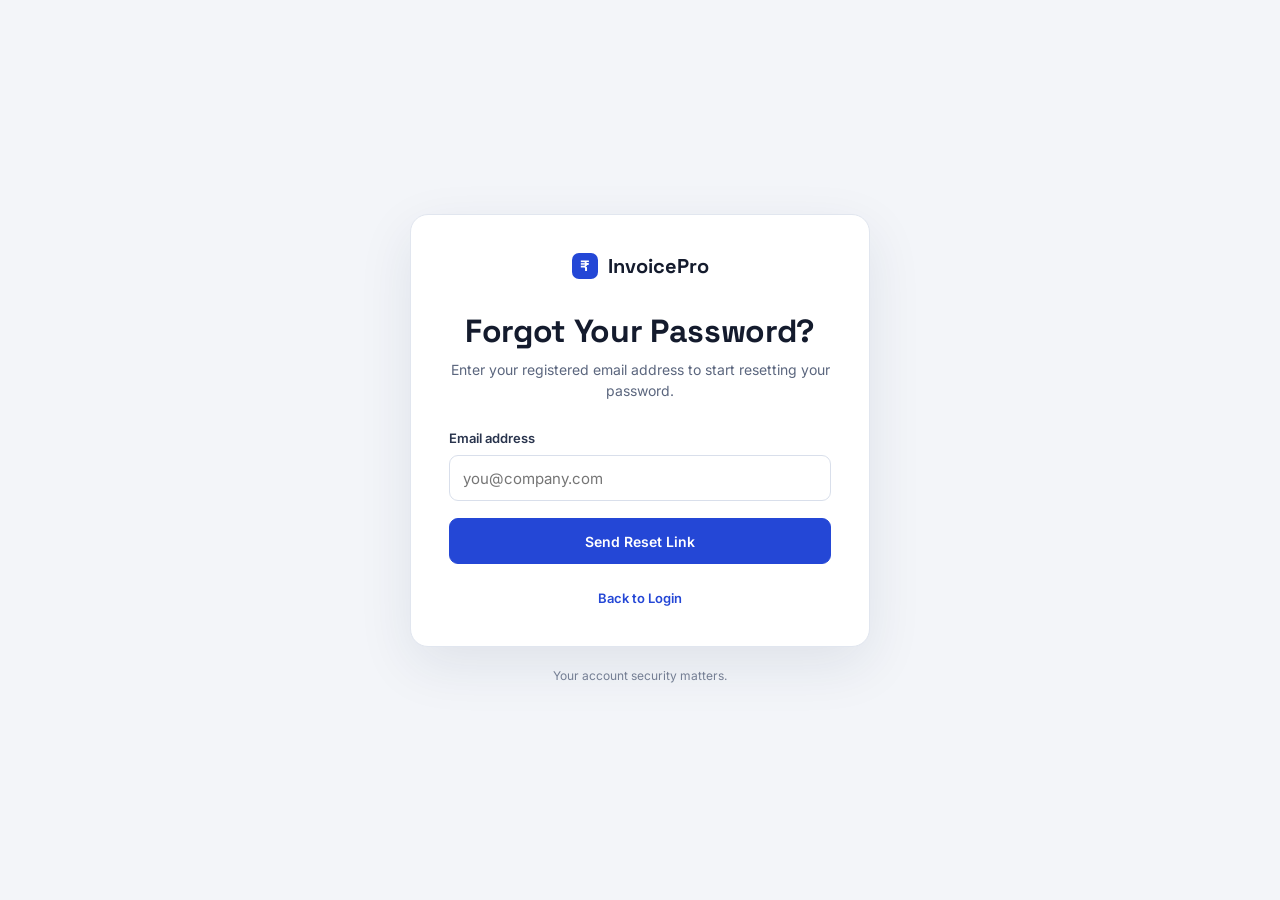
<file: forgot-password.html>
<!doctype html>
<html lang="en">
<head>
  <meta charset="utf-8">
  <meta name="viewport" content="width=device-width, initial-scale=1, viewport-fit=cover">
  <meta name="theme-color" content="#F3F5F9">
  <title>Reset your password · InvoicePro</title>
  <link rel="preconnect" href="https://fonts.googleapis.com">
  <link rel="preconnect" href="https://fonts.gstatic.com" crossorigin>
  <link href="https://fonts.googleapis.com/css2?family=Inter:wght@400;500;600&family=Space+Grotesk:wght@500;700&display=swap" rel="stylesheet">
  <link rel="stylesheet" href="css/style.css">
  <link rel="stylesheet" href="css/auth.css">
  <script defer src="js/auth.js"></script>
</head>
<body class="auth-page">
  <main class="auth-shell">
    <section class="auth-card" aria-labelledby="auth-heading">
      <a class="logo auth-logo" href="login.html"><i aria-hidden="true">₹</i>InvoicePro</a>
      <div class="auth-heading">
        <h1 id="auth-heading">Forgot Your Password?</h1>
        <p>Enter your registered email address to start resetting your password.</p>
      </div>
      <form id="forgot-form" class="auth-form" novalidate>
        <div class="auth-message" id="forgot-message" role="status" hidden></div>
        <div class="field">
          <label for="forgot-email">Email address</label>
          <input id="forgot-email" name="email" type="email" autocomplete="email" placeholder="you@company.com" required>
        </div>
        <button class="btn primary auth-submit" type="submit">Send Reset Link</button>
      </form>
      <div id="prototype-reset" class="prototype-reset" hidden>
        <p><strong>Frontend demo:</strong> real password-reset emails require a backend or authentication provider. To try the reset flow, use this demo code:</p>
        <code id="demo-reset-code"></code>
        <a class="btn auth-submit" id="reset-link" href="reset-password.html">Continue to reset password</a>
      </div>
      <p class="auth-footer"><a href="login.html">Back to Login</a></p>
    </section>
    <p class="auth-note">Your account security matters.</p>
  </main>
</body>
</html>
</file>
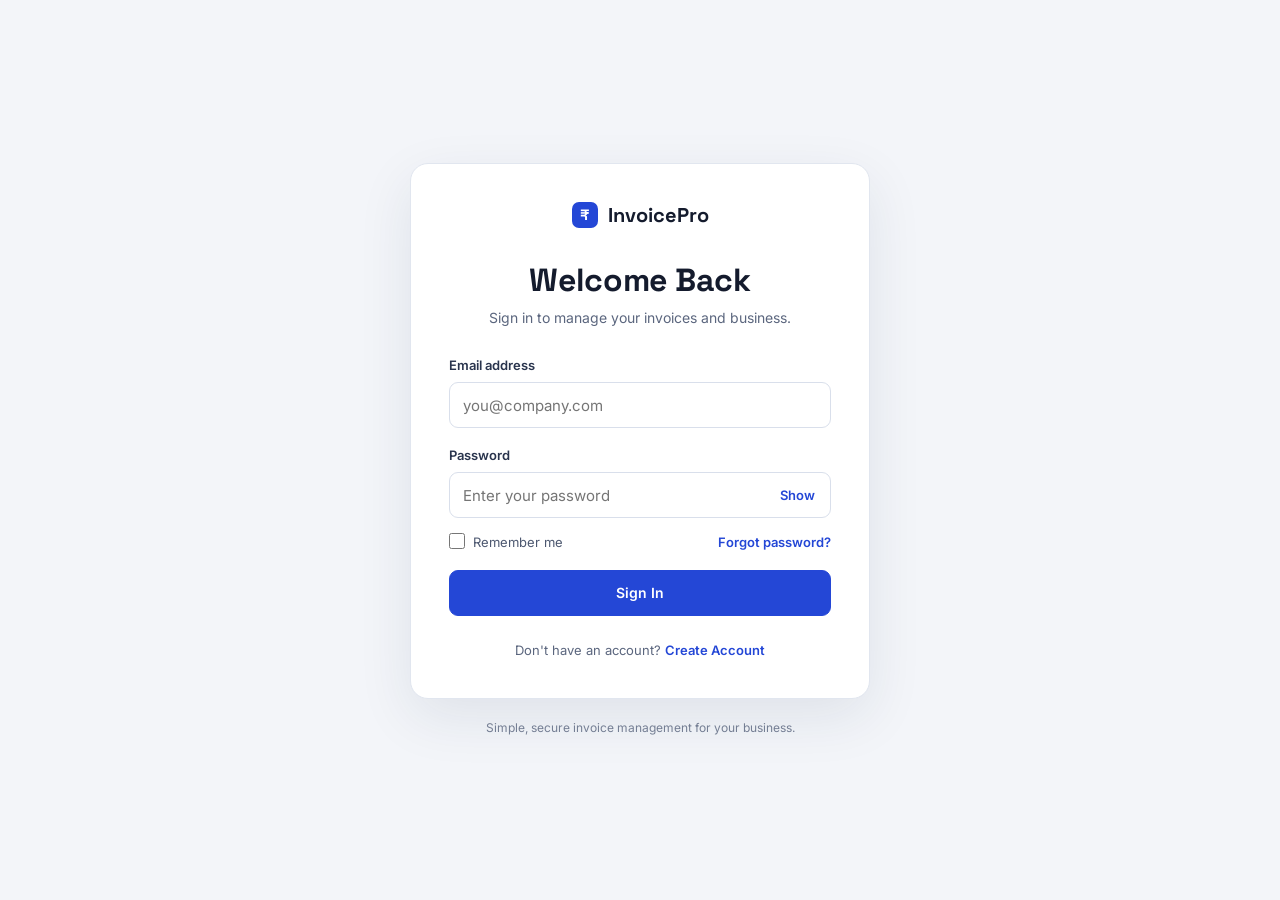
<file: login.html>
<!doctype html>
<html lang="en">
<head>
  <meta charset="utf-8">
  <meta name="viewport" content="width=device-width, initial-scale=1, viewport-fit=cover">
  <meta name="theme-color" content="#F3F5F9">
  <title>Sign in · InvoicePro</title>
  <link rel="preconnect" href="https://fonts.googleapis.com">
  <link rel="preconnect" href="https://fonts.gstatic.com" crossorigin>
  <link href="https://fonts.googleapis.com/css2?family=Inter:wght@400;500;600&family=Space+Grotesk:wght@500;700&display=swap" rel="stylesheet">
  <link rel="stylesheet" href="css/style.css">
  <link rel="stylesheet" href="css/auth.css">
  <script defer src="js/auth.js"></script>
</head>
<body class="auth-page">
  <main class="auth-shell">
    <section class="auth-card" aria-labelledby="auth-heading">
      <a class="logo auth-logo" href="login.html"><i aria-hidden="true">₹</i>InvoicePro</a>
      <div class="auth-heading">
        <h1 id="auth-heading">Welcome Back</h1>
        <p>Sign in to manage your invoices and business.</p>
      </div>
      <form id="login-form" class="auth-form" novalidate>
        <div class="auth-message" id="login-message" role="alert" hidden></div>
        <div class="field">
          <label for="login-email">Email address</label>
          <input id="login-email" name="email" type="email" autocomplete="email" placeholder="you@company.com" required>
        </div>
        <div class="field">
          <label for="login-password">Password</label>
          <div class="password-control">
            <input id="login-password" name="password" type="password" autocomplete="current-password" placeholder="Enter your password" required>
            <button type="button" class="password-toggle" data-toggle-password="login-password" aria-label="Show password">Show</button>
          </div>
        </div>
        <div class="auth-options">
          <label class="check-label"><input type="checkbox" name="remember" id="remember-me"> <span>Remember me</span></label>
          <a href="forgot-password.html">Forgot password?</a>
        </div>
        <button class="btn primary auth-submit" type="submit">Sign In</button>
      </form>
      <p class="auth-footer">Don't have an account? <a href="signup.html">Create Account</a></p>
    </section>
    <p class="auth-note">Simple, secure invoice management for your business.</p>
  </main>
</body>
</html>
</file>
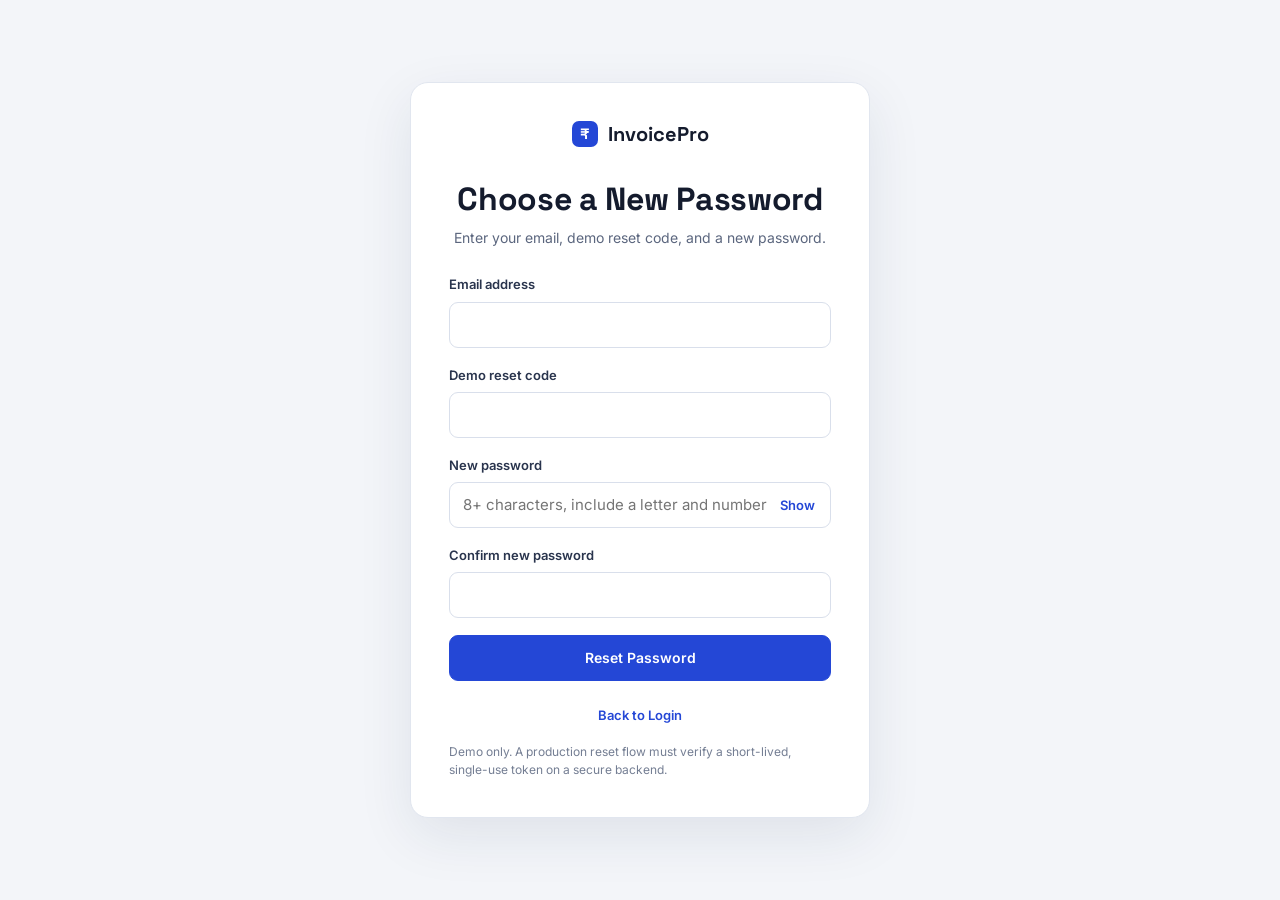
<file: reset-password.html>
<!doctype html>
<html lang="en">
<head>
  <meta charset="utf-8">
  <meta name="viewport" content="width=device-width, initial-scale=1, viewport-fit=cover">
  <meta name="theme-color" content="#F3F5F9">
  <title>Choose a new password · InvoicePro</title>
  <link rel="preconnect" href="https://fonts.googleapis.com">
  <link rel="preconnect" href="https://fonts.gstatic.com" crossorigin>
  <link href="https://fonts.googleapis.com/css2?family=Inter:wght@400;500;600&family=Space+Grotesk:wght@500;700&display=swap" rel="stylesheet">
  <link rel="stylesheet" href="css/style.css">
  <link rel="stylesheet" href="css/auth.css">
  <script defer src="js/auth.js"></script>
</head>
<body class="auth-page">
  <main class="auth-shell">
    <section class="auth-card" aria-labelledby="auth-heading">
      <a class="logo auth-logo" href="login.html"><i aria-hidden="true">₹</i>InvoicePro</a>
      <div class="auth-heading">
        <h1 id="auth-heading">Choose a New Password</h1>
        <p>Enter your email, demo reset code, and a new password.</p>
      </div>
      <form id="reset-form" class="auth-form" novalidate>
        <div class="auth-message" id="reset-message" role="alert" hidden></div>
        <div class="field">
          <label for="reset-email">Email address</label>
          <input id="reset-email" name="email" type="email" autocomplete="email" required>
        </div>
        <div class="field">
          <label for="reset-code">Demo reset code</label>
          <input id="reset-code" name="code" inputmode="numeric" autocomplete="one-time-code" required>
        </div>
        <div class="field">
          <label for="reset-password">New password</label>
          <div class="password-control">
            <input id="reset-password" name="password" type="password" autocomplete="new-password" placeholder="8+ characters, include a letter and number" required>
            <button type="button" class="password-toggle" data-toggle-password="reset-password" aria-label="Show password">Show</button>
          </div>
        </div>
        <div class="field">
          <label for="reset-confirm">Confirm new password</label>
          <input id="reset-confirm" name="confirm" type="password" autocomplete="new-password" required>
        </div>
        <button class="btn primary auth-submit" type="submit">Reset Password</button>
      </form>
      <p class="auth-footer"><a href="login.html">Back to Login</a></p>
      <p class="auth-disclaimer">Demo only. A production reset flow must verify a short-lived, single-use token on a secure backend.</p>
    </section>
  </main>
</body>
</html>
</file>
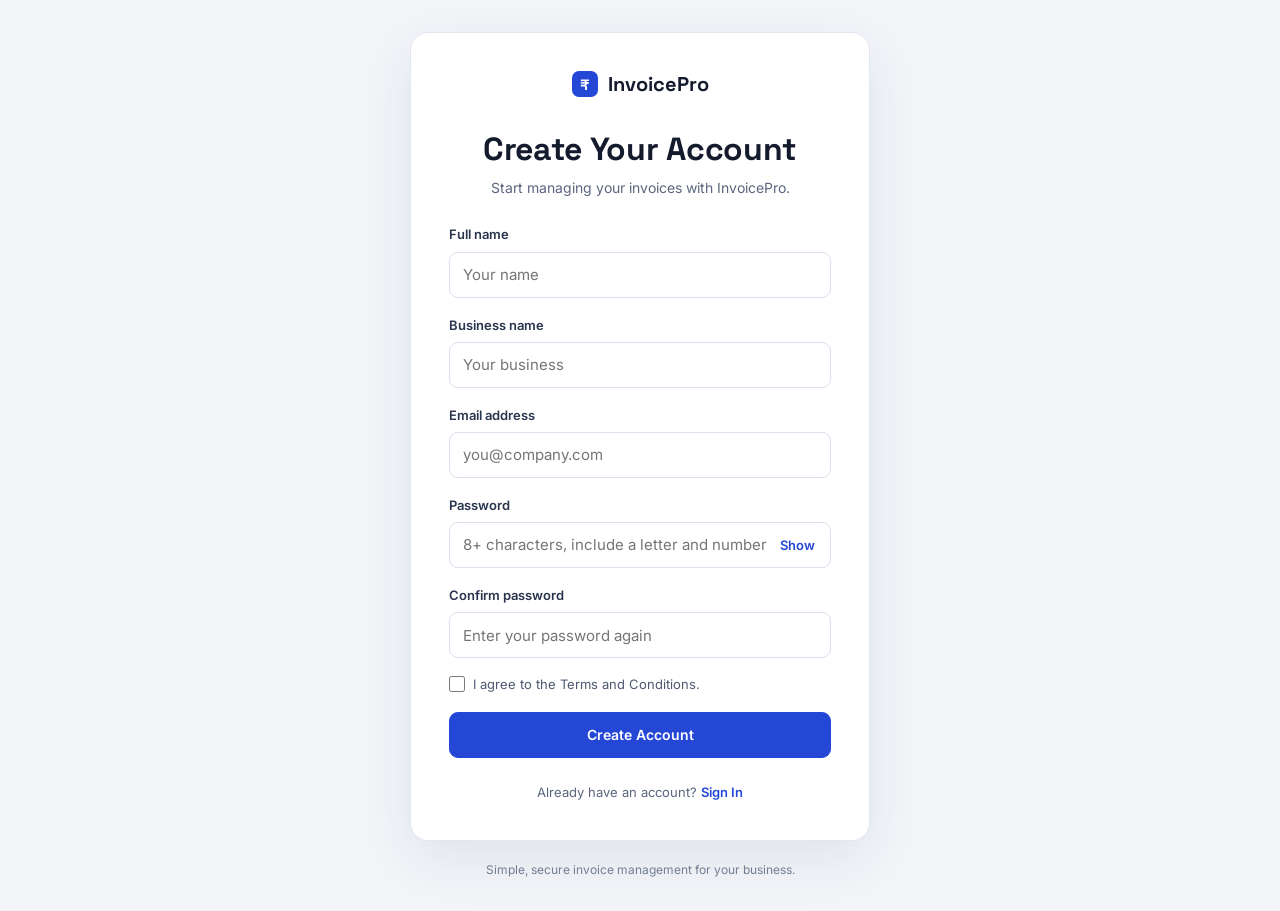
<file: signup.html>
<!doctype html>
<html lang="en">
<head>
  <meta charset="utf-8">
  <meta name="viewport" content="width=device-width, initial-scale=1, viewport-fit=cover">
  <meta name="theme-color" content="#F3F5F9">
  <title>Create account · InvoicePro</title>
  <link rel="preconnect" href="https://fonts.googleapis.com">
  <link rel="preconnect" href="https://fonts.gstatic.com" crossorigin>
  <link href="https://fonts.googleapis.com/css2?family=Inter:wght@400;500;600&family=Space+Grotesk:wght@500;700&display=swap" rel="stylesheet">
  <link rel="stylesheet" href="css/style.css">
  <link rel="stylesheet" href="css/auth.css">
  <script defer src="js/auth.js"></script>
</head>
<body class="auth-page">
  <main class="auth-shell">
    <section class="auth-card" aria-labelledby="auth-heading">
      <a class="logo auth-logo" href="login.html"><i aria-hidden="true">₹</i>InvoicePro</a>
      <div class="auth-heading">
        <h1 id="auth-heading">Create Your Account</h1>
        <p>Start managing your invoices with InvoicePro.</p>
      </div>
      <form id="signup-form" class="auth-form" novalidate>
        <div class="auth-message" id="signup-message" role="alert" hidden></div>
        <div class="field">
          <label for="signup-name">Full name</label>
          <input id="signup-name" name="name" type="text" autocomplete="name" placeholder="Your name" required>
        </div>
        <div class="field">
          <label for="signup-business">Business name</label>
          <input id="signup-business" name="business" type="text" autocomplete="organization" placeholder="Your business" required>
        </div>
        <div class="field">
          <label for="signup-email">Email address</label>
          <input id="signup-email" name="email" type="email" autocomplete="email" placeholder="you@company.com" required>
        </div>
        <div class="field">
          <label for="signup-password">Password</label>
          <div class="password-control">
            <input id="signup-password" name="password" type="password" autocomplete="new-password" placeholder="8+ characters, include a letter and number" required>
            <button type="button" class="password-toggle" data-toggle-password="signup-password" aria-label="Show password">Show</button>
          </div>
        </div>
        <div class="field">
          <label for="signup-confirm">Confirm password</label>
          <input id="signup-confirm" name="confirm" type="password" autocomplete="new-password" placeholder="Enter your password again" required>
        </div>
        <label class="check-label terms-label">
          <input type="checkbox" name="terms" id="signup-terms" required>
          <span>I agree to the Terms and Conditions.</span>
        </label>
        <button class="btn primary auth-submit" type="submit">Create Account</button>
      </form>
      <p class="auth-footer">Already have an account? <a href="login.html">Sign In</a></p>
    </section>
    <p class="auth-note">Simple, secure invoice management for your business.</p>
  </main>
</body>
</html>
</file>
<file: css/style.css>
:root{color-scheme:light;box-sizing:border-box;padding-top:env(safe-area-inset-top,0px);padding-bottom:env(safe-area-inset-bottom,0px)}html{scroll-padding-top:env(safe-area-inset-top,0px)}body{margin:0;padding:0;font:14px -apple-system,BlinkMacSystemFont,sans-serif;background:#fff;color:#000}img{max-width:100%}[hidden]:not([hidden=until-found i]){display:none!important}

/* Layout concept: a calm ledger. Cool paper ground, navy ink, one cobalt accent; invoices are the hero object everywhere. */
:root{
  --bg:#F3F5F9; --surface:#FFFFFF; --surface-2:#EAEEF5; --ink:#141B2D; --muted:#5B667E; --line:#D9DFEB;
  --accent:#2447D6; --accent-ink:#FFFFFF; --accent-soft:#E3E9FD;
  --good:#0E7A4F; --good-soft:#DDF3E8; --warn:#8A5200; --warn-soft:#FBEBCB; --bad:#B3261E; --bad-soft:#FBE0DE;
  --draft:#5B667E; --draft-soft:#E6EAF2; --scrim:rgba(14,19,31,.45);
  --font-display:'Space Grotesk',system-ui,sans-serif; --font-body:'Inter',system-ui,sans-serif; --r:10px;
}
@media (prefers-color-scheme: dark){ :root:not([data-theme="light"]){
  --bg:#0E131F; --surface:#161D2D; --surface-2:#1E2740; --ink:#E8ECF6; --muted:#9AA5C0; --line:#2A3552;
  --accent:#8AA2FF; --accent-ink:#0E131F; --accent-soft:#232F5C;
  --good:#52D19B; --good-soft:#14352A; --warn:#F2B84B; --warn-soft:#3A2E12; --bad:#FF8A80; --bad-soft:#3F1B1A;
  --draft:#9AA5C0; --draft-soft:#232C44; --scrim:rgba(0,0,0,.6); color-scheme:dark; } }
:root[data-theme="dark"]{
  --bg:#0E131F; --surface:#161D2D; --surface-2:#1E2740; --ink:#E8ECF6; --muted:#9AA5C0; --line:#2A3552;
  --accent:#8AA2FF; --accent-ink:#0E131F; --accent-soft:#232F5C;
  --good:#52D19B; --good-soft:#14352A; --warn:#F2B84B; --warn-soft:#3A2E12; --bad:#FF8A80; --bad-soft:#3F1B1A;
  --draft:#9AA5C0; --draft-soft:#232C44; --scrim:rgba(0,0,0,.6); color-scheme:dark; }

*{box-sizing:border-box}
html{scroll-behavior:smooth}
body{background:var(--bg);color:var(--ink);font:15px/1.55 var(--font-body);margin:0;
  padding-left:max(16px,env(safe-area-inset-left,0px));padding-right:max(16px,env(safe-area-inset-right,0px));padding-block:0}
body::before{content:"";position:fixed;inset:0 0 auto;height:env(safe-area-inset-top,0px);background:var(--bg);z-index:30}
h1,h2,h3{font-family:var(--font-display);margin:0;line-height:1.15;text-wrap:balance;letter-spacing:-.01em}
p{margin:0}
a{color:var(--accent)}
.wrap{max-width:1120px;margin:0 auto}
.num{font-variant-numeric:tabular-nums}
.muted{color:var(--muted)}
.eyebrow{font-size:12px;letter-spacing:.09em;text-transform:uppercase;color:var(--muted);font-weight:600}
:focus-visible{outline:2px solid var(--accent);outline-offset:2px}
@media (prefers-reduced-motion:reduce){html{scroll-behavior:auto}*{transition:none!important}}

/* header */
.top{position:sticky;top:env(safe-area-inset-top,0px);z-index:20;background:var(--bg);border-bottom:1px solid var(--line)}
.top .wrap{display:flex;flex-wrap:wrap;align-items:center;gap:8px 20px;padding-block:12px}
.logo{display:flex;align-items:center;gap:10px;font:700 20px var(--font-display);color:var(--ink);text-decoration:none;margin-right:auto}
.logo i{width:26px;height:26px;border-radius:7px;background:var(--accent);display:grid;place-items:center;font-style:normal;color:var(--accent-ink);font-size:15px}
.nav{display:flex;gap:4px;flex-wrap:wrap;order:3;width:100%}
.nav a{padding:7px 12px;border-radius:8px;color:var(--muted);text-decoration:none;font-weight:500}
.nav a:hover{background:var(--surface-2);color:var(--ink)}
.nav a[aria-current="page"]{background:var(--accent-soft);color:var(--accent)}
@media(min-width:760px){.nav{order:4;width:100%}.logo{margin-right:auto}.top .wrap{flex-wrap:wrap}.top .spacer{flex:1}}
.account{display:flex;align-items:center;gap:9px;margin-left:auto}
.profile-icon{width:34px;height:34px;display:grid;place-items:center;flex:none;border-radius:50%;background:var(--accent-soft);color:var(--accent);font-weight:700}
.account-copy{display:flex;flex-direction:column;min-width:0;line-height:1.25}
.account-copy strong{font-size:12px;max-width:145px;overflow:hidden;text-overflow:ellipsis;white-space:nowrap}
.account-copy small{color:var(--muted);font-size:11px;max-width:145px;overflow:hidden;text-overflow:ellipsis;white-space:nowrap}
@media(max-width:620px){.account{order:2;margin-left:0}.account-copy strong,.account-copy small{max-width:110px}}

/* controls */
.btn{font:600 14px var(--font-body);display:inline-flex;align-items:center;justify-content:center;gap:6px;min-height:40px;padding:0 16px;border-radius:9px;
  border:1px solid var(--line);background:var(--surface);color:var(--ink);cursor:pointer;text-decoration:none;white-space:nowrap}
.btn:hover{background:var(--surface-2)}
.btn.primary{background:var(--accent);border-color:var(--accent);color:var(--accent-ink)}
.btn.primary:hover{filter:brightness(1.08)}
.btn.sm{min-height:32px;padding:0 11px;font-size:13px}
.btn.danger{color:var(--bad);border-color:var(--bad)}
.btn.good{background:var(--good-soft);color:var(--good);border-color:transparent}
.field{display:flex;flex-direction:column;gap:5px;min-width:0}
.field label,.lbl{font-size:13px;font-weight:600;color:var(--muted)}
input,select,textarea{font:inherit;color:var(--ink);background:var(--surface);border:1px solid var(--line);border-radius:8px;padding:9px 11px;min-width:0;width:100%}
textarea{resize:vertical;min-height:72px}
input:hover,select:hover,textarea:hover{border-color:var(--muted)}
.card{background:var(--surface);border:1px solid var(--line);border-radius:14px;padding:20px}
.pill{display:inline-block;font-size:12px;font-weight:600;padding:2px 9px;border-radius:99px;white-space:nowrap}
.s-draft{background:var(--draft-soft);color:var(--draft)}
.s-sent{background:var(--accent-soft);color:var(--accent)}
.s-overdue{background:var(--bad-soft);color:var(--bad)}
.s-paid{background:var(--good-soft);color:var(--good)}

/* home */
.hero{display:grid;grid-template-columns:1.05fr .95fr;gap:40px;align-items:center;padding-block:56px 48px}
.hero h1{font-size:clamp(34px,5.4vw,56px);font-weight:700}
.hero p.lead{font-size:18px;color:var(--muted);margin:18px 0 26px;max-width:46ch}
.hero .cta{display:flex;gap:10px;flex-wrap:wrap}
.hero .cap{font-size:12px;color:var(--muted);margin-top:10px;text-align:center}
.feat{display:grid;grid-template-columns:repeat(3,1fr);gap:0 32px;padding-block:24px 8px}
.feat div{border-top:2px solid var(--ink);padding:16px 0 28px}
.feat h3{font-size:18px;margin-bottom:6px}
.feat p{color:var(--muted)}
.steps{display:grid;grid-template-columns:repeat(3,1fr);gap:16px;margin-block:8px 40px}
.steps .card h3{font-size:18px;margin:6px 0}
.steps .n{font:700 13px var(--font-display);color:var(--accent)}
.band{background:var(--accent-soft);border-radius:16px;padding:32px;display:flex;gap:20px;align-items:center;justify-content:space-between;flex-wrap:wrap;margin-bottom:40px}
.band h2{font-size:26px;margin-bottom:6px}
.sec-h{font-size:26px;margin:40px 0 4px}
footer{border-top:1px solid var(--line);padding-block:22px 36px;color:var(--muted);font-size:13px;display:flex;justify-content:space-between;gap:12px;flex-wrap:wrap}
@media(max-width:820px){.hero{grid-template-columns:1fr;padding-block:32px;gap:28px}.feat,.steps{grid-template-columns:1fr}}

/* app pages */
.page{padding-block:28px 56px}
.page-h{display:flex;flex-wrap:wrap;align-items:center;justify-content:space-between;gap:12px;margin-bottom:20px}
.page-h h1{font-size:30px}
.banner{display:flex;flex-wrap:wrap;align-items:center;justify-content:space-between;gap:10px;background:var(--warn-soft);color:var(--warn);border-radius:10px;padding:10px 14px;margin-bottom:18px;font-size:14px}
.stats{display:grid;grid-template-columns:repeat(4,1fr);gap:12px;margin-bottom:16px}
.stat{padding:16px 18px}
.stat .v{font:700 26px var(--font-display);margin-top:4px;word-break:break-word}
.stat.bad .v{color:var(--bad)} .stat.good .v{color:var(--good)}
.cols{display:grid;grid-template-columns:1.25fr 1fr;gap:16px;align-items:start}
.legend{display:flex;gap:16px;font-size:13px;color:var(--muted);margin:6px 0 10px}
.legend i{display:inline-block;width:10px;height:10px;border-radius:3px;margin-right:6px}
.chart{width:100%;height:auto;display:block}
.chart text{font:11px var(--font-body);fill:var(--muted)}
.chart .grid{stroke:var(--line);stroke-width:1}
.chart .b-inv{fill:var(--accent)} .chart .b-paid{fill:var(--good)}
.list{display:flex;flex-direction:column}
.row{display:flex;align-items:center;gap:12px;justify-content:space-between;padding:12px 0;border-top:1px solid var(--line);cursor:pointer;background:none;border-left:0;border-right:0;border-bottom:0;width:100%;text-align:left;color:inherit;font:inherit}
.row:first-child{border-top:0}
.row:hover .rn{color:var(--accent)}
.row .rn{font-weight:600}
.row small{display:block;color:var(--muted)}
.row .r{text-align:right;flex:none}
@media(max-width:900px){.stats{grid-template-columns:repeat(2,1fr)}.cols{grid-template-columns:1fr}}
.toolbar{display:flex;flex-wrap:wrap;gap:10px;margin-bottom:14px}
.toolbar input{flex:1 1 220px;width:auto}
.toolbar select{width:auto;flex:0 0 auto}
.tbl-wrap{overflow-x:auto;background:var(--surface);border:1px solid var(--line);border-radius:14px}
table{border-collapse:collapse;width:100%;min-width:720px}
th{font-size:12px;letter-spacing:.06em;text-transform:uppercase;color:var(--muted);text-align:left;padding:12px 14px;border-bottom:1px solid var(--line);white-space:nowrap}
td{padding:12px 14px;border-bottom:1px solid var(--line);vertical-align:middle}
tr:last-child td{border-bottom:0}
tbody tr{cursor:pointer}
tbody tr:hover{background:var(--surface-2)}
.r{text-align:right}
.empty{padding:40px 16px;text-align:center;color:var(--muted)}
.empty h3{color:var(--ink);font-size:20px;margin-bottom:6px}

/* editor */
.editor{display:grid;grid-template-columns:1fr 320px;gap:16px;align-items:start}
.grid2{display:grid;grid-template-columns:1fr 1fr;gap:14px}
.grid3{display:grid;grid-template-columns:repeat(3,1fr);gap:14px}
.stack{display:flex;flex-direction:column;gap:14px}
.card h2{font-size:18px;margin-bottom:14px}
.items-h,.item{display:grid;grid-template-columns:1fr 80px 120px 110px 34px;gap:8px;align-items:center}
.items-h{font-size:12px;font-weight:600;color:var(--muted);margin-bottom:6px}
.item{margin-bottom:8px}
.item .amt{text-align:right;font-weight:600;padding-right:4px}
.x{border:0;background:none;color:var(--muted);cursor:pointer;font-size:20px;line-height:1;border-radius:6px;height:34px}
.x:hover{color:var(--bad);background:var(--bad-soft)}
.sum{position:sticky;top:calc(env(safe-area-inset-top,0px) + 96px)}
.sum dl{margin:0;display:grid;grid-template-columns:1fr auto;gap:8px 12px}
.sum dt{color:var(--muted)} .sum dd{margin:0;text-align:right}
.sum .tot{font:700 28px var(--font-display);border-top:1px solid var(--line);padding-top:12px;margin-top:6px}
.err{background:var(--bad-soft);color:var(--bad);border-radius:10px;padding:10px 14px;margin-bottom:14px;font-weight:500}
.actions{display:flex;gap:10px;flex-wrap:wrap;margin-top:6px}
@media(max-width:900px){.editor{grid-template-columns:1fr}.sum{position:static}}
@media(max-width:620px){
  .grid2,.grid3{grid-template-columns:1fr}
  .items-h{display:none}
  .item{grid-template-columns:1fr 1fr 34px;padding:10px;border:1px solid var(--line);border-radius:10px}
  .item .d{grid-column:1/-1}
  .item .amt{grid-column:1/3;text-align:left}
}

/* invoice document */
.doc{background:var(--surface);border:1px solid var(--line);border-radius:14px;padding:26px;font-size:14px}
.doc-brand{display:flex;align-items:center;gap:7px;color:var(--accent);font:700 13px var(--font-display);margin-bottom:10px}
.doc-brand i{width:20px;height:20px;display:grid;place-items:center;border-radius:6px;background:var(--accent);color:var(--accent-ink);font:700 12px var(--font-body);font-style:normal}
.doc-top{display:flex;justify-content:space-between;gap:20px;flex-wrap:wrap}
.doc h3{font-size:20px}
.doc .big{font:700 26px var(--font-display);letter-spacing:.02em;text-align:right}
.doc .meta{display:grid;grid-template-columns:repeat(3,1fr);gap:14px;margin:22px 0;padding:14px 0;border-block:1px solid var(--line)}
.doc .meta b{display:block;font-size:11px;letter-spacing:.07em;text-transform:uppercase;color:var(--muted);font-weight:600;margin-bottom:2px}
.doc table{min-width:0}
.doc td,.doc th{padding:9px 6px}
.doc th{padding-left:6px}
.doc .tt{margin-left:auto;width:min(100%,280px);margin-top:12px}
.doc .tt div{display:flex;justify-content:space-between;padding:4px 0}
.doc .tt .g{font:700 18px var(--font-display);border-top:1px solid var(--line);margin-top:6px;padding-top:10px}
.doc .note{margin-top:20px;color:var(--muted);white-space:pre-wrap}
.doc .note b{color:var(--ink)}
.doc .scroll{overflow-x:auto}
@media(max-width:560px){.doc{padding:16px}.doc .meta{grid-template-columns:1fr 1fr}}

/* drawer */
.scrim{position:fixed;inset:0;background:var(--scrim);z-index:40;display:flex;justify-content:flex-end}
.panel{background:var(--bg);width:min(100%,680px);height:100%;overflow-y:auto;
  padding:calc(16px + env(safe-area-inset-top,0px)) max(16px,env(safe-area-inset-right,0px)) calc(24px + env(safe-area-inset-bottom,0px)) 16px;border-left:1px solid var(--line)}
.panel-h{display:flex;justify-content:space-between;align-items:center;gap:10px;margin-bottom:14px}
.panel-h h2{font-size:20px}
.copybox{margin-top:12px}
.toast{position:fixed;left:50%;transform:translateX(-50%);bottom:calc(20px + env(safe-area-inset-bottom,0px));background:var(--ink);color:var(--bg);padding:10px 18px;border-radius:99px;font-weight:600;z-index:60;max-width:calc(100% - 32px)}
.storage-warning{display:flex;align-items:center;justify-content:space-between;gap:10px}
@media print{
  @page{margin:14mm}
  body.printing-invoice{background:#fff!important;color:#111!important;padding:0!important}
  body.printing-invoice::before,body.printing-invoice .top,body.printing-invoice #view,body.printing-invoice #toast,
  body.printing-invoice .panel-h,body.printing-invoice .panel>.actions,body.printing-invoice #copyhold{display:none!important}
  body.printing-invoice #drawer{display:block!important;position:static!important}
  body.printing-invoice .scrim{position:static;display:block;background:none}
  body.printing-invoice .panel{width:auto;height:auto;overflow:visible;padding:0;border:0;background:#fff}
  body.printing-invoice .doc{border:0;border-radius:0;padding:0;background:#fff;color:#111}
  body.printing-invoice .doc .scroll{overflow:visible}
  body.printing-invoice .doc table{min-width:0;width:100%}
}

/* Advanced business modules */
.header-tools{position:relative;display:flex;align-items:center;justify-content:flex-end;gap:7px;flex-wrap:wrap;order:2}
.header-tools #global-search{width:150px;min-height:34px;padding:6px 9px;font-size:13px}
.search-results{position:absolute;z-index:50;right:0;top:calc(100% + 6px);width:min(360px,calc(100vw - 32px));max-height:360px;overflow:auto;background:var(--surface);border:1px solid var(--line);border-radius:12px;box-shadow:0 12px 32px rgba(20,27,45,.18);padding:6px}
.search-result{display:flex;width:100%;flex-direction:column;align-items:flex-start;gap:2px;padding:9px 10px;border:0;border-radius:8px;background:transparent;color:var(--ink);text-align:left;text-decoration:none;font:inherit;cursor:pointer}
.search-result:hover{background:var(--surface-2)}
.search-result span,.table-sub{display:block;color:var(--muted);font-size:12px}
.notification-count{display:inline-grid;place-items:center;min-width:18px;height:18px;padding:0 4px;border-radius:99px;background:var(--bad);color:#fff;font-size:11px}
.sr-only{position:absolute!important;width:1px!important;height:1px!important;padding:0!important;margin:-1px!important;overflow:hidden!important;clip:rect(0,0,0,0)!important;white-space:nowrap!important;border:0!important}
.dashboard-widgets{display:grid;grid-template-columns:repeat(2,minmax(0,1fr));gap:16px;align-items:start}
.dashboard-stats{grid-column:1/-1}
.dashboard-widget[hidden]{display:none}
.dashboard-widget{min-width:0}
.dashboard-widget .stats{margin:0}
.category-list,.preferences-list,.quick-grid{display:flex;flex-wrap:wrap;gap:9px;margin:12px 0}
.category-chip{display:inline-flex;align-items:center;padding:6px 10px;border-radius:99px;background:var(--surface-2);color:var(--ink);font-size:13px}
.notice{margin-top:14px;padding:12px 14px;border:1px solid var(--line);border-radius:10px;background:var(--surface-2);font-size:13px}
.notification{display:flex;align-items:center;justify-content:space-between;gap:16px;padding:14px 0;border-bottom:1px solid var(--line)}
.notification:last-child{border-bottom:0}
.notification p{margin:4px 0;color:var(--muted)}
.notification small{color:var(--muted)}
.notification.read{opacity:.68}
.check-control{display:flex;align-items:center;gap:8px;color:var(--ink);font-size:14px}
.check-control input{width:16px;height:16px;accent-color:var(--accent)}
.preference-row{display:flex;align-items:center;gap:8px;flex-wrap:wrap;width:100%;padding:8px 0;border-bottom:1px solid var(--line)}
.preference-row label{flex:1}
.template-preview{margin-top:18px}
.doc-logo{display:block;max-width:180px;max-height:72px;object-fit:contain;margin:0 0 10px}
.doc-brand{color:var(--doc-accent,var(--accent))}
.doc-brand i{background:var(--doc-accent,var(--accent))}
.doc-footer{margin-top:22px;padding-top:12px;border-top:1px solid var(--line);text-align:center;color:var(--muted);font-size:12px}
.template-classic{border-top:5px solid var(--doc-accent,var(--accent));border-radius:2px}
.template-minimal{border:0;border-radius:0;padding:16px}
.template-professional{border-top:2px solid var(--doc-accent,var(--accent));border-radius:6px}
.bar-track{display:block;width:100%;height:5px;margin-top:5px;border-radius:99px;background:var(--surface-2);overflow:hidden}
.bar-track i{display:block;height:100%;border-radius:inherit}
.bar-revenue{background:var(--good)}
.bar-expense{background:var(--bad)}
.report-currency-table{margin-top:14px}
.quick-grid{display:grid;grid-template-columns:repeat(4,minmax(0,1fr))}
.quick-grid .btn{min-height:64px}
@media(max-width:900px){
  .header-tools{width:100%;justify-content:flex-start;order:4}
  .dashboard-widgets{grid-template-columns:1fr}
  .dashboard-stats{grid-column:auto}
  .quick-grid{grid-template-columns:repeat(2,minmax(0,1fr))}
}
@media(min-width:901px){.nav{order:5}.account{order:3}}
@media(max-width:620px){
  .header-tools #global-search{flex:1;width:auto}
  .header-tools .btn{flex:1}
  .notification{align-items:flex-start}
  .notification .btn{flex:none}
  .quick-grid{grid-template-columns:1fr}
}
@media print{
  .doc-footer{color:#444}
}
:root[data-theme="dark"] .auth-page{background:#0E131F;color:#E8ECF6}
:root[data-theme="dark"] .auth-card{background:#161D2D;border-color:#2A3552}
:root[data-theme="dark"] .auth-heading p,:root[data-theme="dark"] .auth-footer,:root[data-theme="dark"] .auth-note,
:root[data-theme="dark"] .auth-disclaimer,:root[data-theme="dark"] .check-label{color:#9AA5C0}
:root[data-theme="dark"] .auth-form .field label{color:#E8ECF6}
:root[data-theme="dark"] .auth-form input:not([type=checkbox]){background:#0E131F;color:#E8ECF6;border-color:#2A3552}
</file>
<file: css/auth.css>
.auth-page{min-height:100vh;background:#F3F5F9;color:#141B2D}
.auth-shell{min-height:100vh;display:flex;flex-direction:column;align-items:center;justify-content:center;padding:32px 16px}
.auth-card{width:min(100%,460px);background:#fff;border:1px solid #E1E6EF;border-radius:18px;padding:38px;box-shadow:0 18px 55px rgba(24,42,82,.09)}
.auth-logo{justify-content:center;margin:0 auto 34px;width:max-content;color:#141B2D}
.auth-heading{text-align:center;margin-bottom:26px}
.auth-heading h1{font-size:clamp(25px,5vw,32px);margin-bottom:9px}
.auth-heading p{color:#5B667E;font-size:14px}
.auth-form{display:flex;flex-direction:column;gap:17px}
.auth-form .field{gap:7px}
.auth-form .field label{color:#29344D}
.auth-form input:not([type=checkbox]){min-height:46px;border-radius:9px;padding:10px 13px;background:#fff;color:#141B2D}
.password-control{position:relative}
.password-control input{padding-right:60px!important}
.password-toggle{position:absolute;right:9px;top:50%;transform:translateY(-50%);border:0;background:transparent;color:#2447D6;font:600 13px var(--font-body);cursor:pointer;padding:7px}
.auth-options{display:flex;align-items:center;justify-content:space-between;gap:12px;margin-top:-3px;font-size:13px}
.auth-options a,.auth-footer a,.terms-label a{font-weight:600;text-decoration:none}
.auth-options a:hover,.auth-footer a:hover,.terms-label a:hover{text-decoration:underline}
.check-label{display:flex;align-items:flex-start;gap:8px;color:#4D5870;font-size:13px;cursor:pointer}
.check-label input{width:16px;height:16px;flex:none;margin:1px 0 0;padding:0;border-radius:4px;accent-color:#2447D6}
.terms-label{line-height:1.5}
.auth-submit{width:100%;min-height:46px;border-radius:9px;font-size:14px}
.auth-footer{text-align:center;color:#5B667E;font-size:13px;margin-top:24px}
.auth-note{text-align:center;color:#747E93;font-size:12px;margin-top:20px}
.auth-message{padding:10px 12px;border-radius:9px;background:#FBE0DE;color:#9D211B;font-size:13px}
.auth-message.success{background:#DDF3E8;color:#0E7049}
.prototype-reset{margin-top:20px;padding:14px;border:1px solid #D9DFEB;background:#F8FAFE;border-radius:10px;color:#4D5870;font-size:13px}
.prototype-reset p{line-height:1.55}
.prototype-reset code{display:block;color:#141B2D;font-size:18px;font-weight:700;letter-spacing:.12em;margin:10px 0}
.prototype-reset .btn{margin-top:10px}
.auth-disclaimer{margin-top:18px;color:#747E93;font-size:12px;line-height:1.5}
@media(max-width:520px){.auth-shell{padding:20px 12px}.auth-card{padding:28px 21px;border-radius:14px}.auth-logo{margin-bottom:28px}}
</file>
